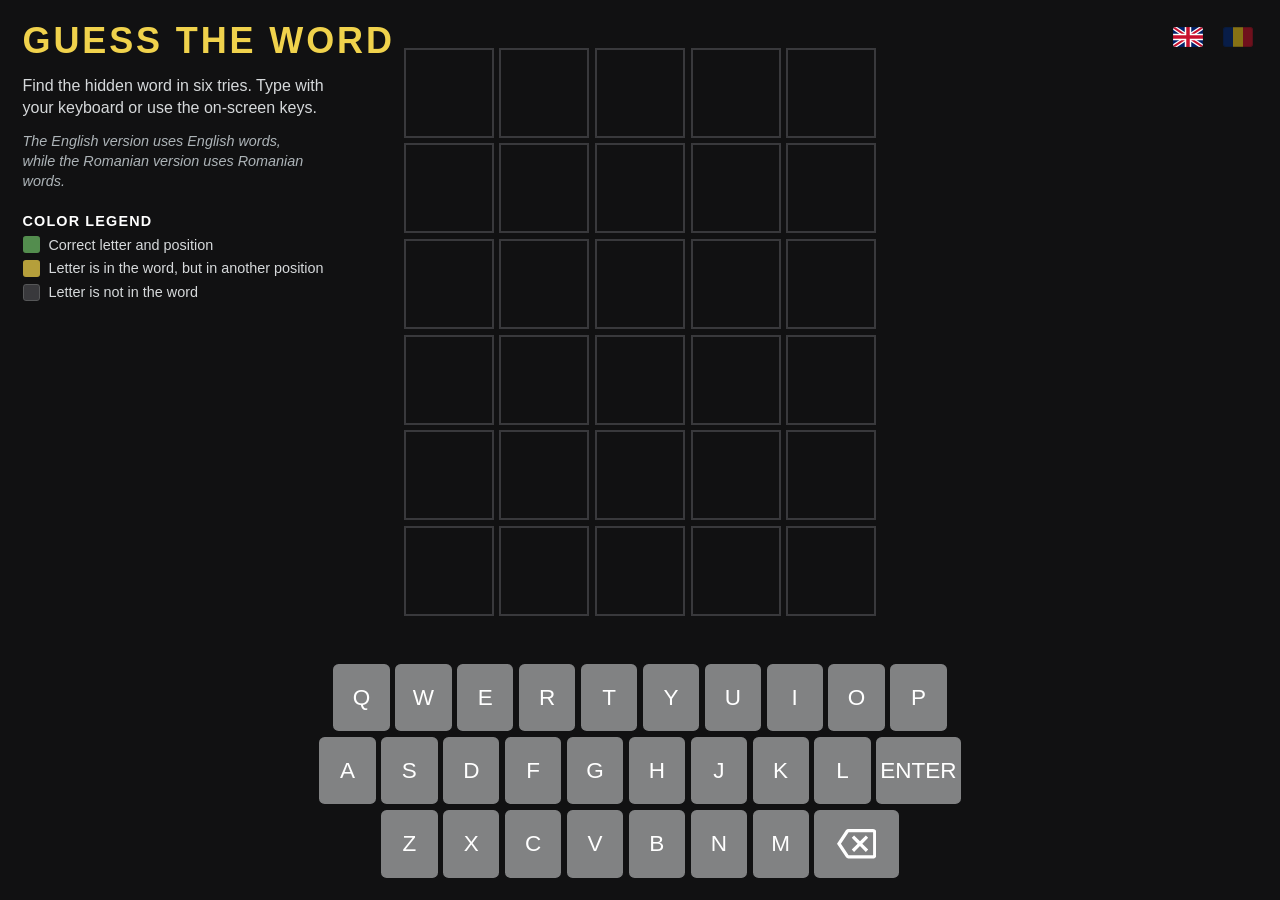
<file: index.html>
<!doctype html>
<html lang="en">
  <head>
    <meta charset="UTF-8" />
    <link rel="icon" href="favicon.ico" />
    <meta http-equiv="X-UA-Compatible" content="IE=edge" />
    <meta name="viewport" content="width=device-width, initial-scale=1.0" />
    <link rel="stylesheet" href="styles.css" />
    <script src="words-en.js" defer></script>
    <script src="script.js" defer></script>
    <title>Ghicește cuvântul 😀</title>
  </head>

  <body>
    <header class="game-header">
      <h1 class="page-title">Guess the word</h1>
      <p class="game-description">
        Find the hidden word in six tries. Type with your keyboard or use the on-screen keys.
      </p>
      <p class="game-language-note">The English version uses English words, while the Romanian version uses Romanian words.</p>
      <section class="color-legend" aria-labelledby="legend-title">
        <h2 id="legend-title">Color legend</h2>
        <ul>
          <li><span class="legend-color correct" aria-hidden="true"></span>Correct letter and position</li>
          <li>
            <span class="legend-color wrong-location" aria-hidden="true"></span>Letter is in the word, but in another
            position
          </li>
          <li><span class="legend-color wrong" aria-hidden="true"></span>Letter is not in the word</li>
        </ul>
      </section>
    </header>
    <nav class="language-switcher" aria-label="Select language">
      <span class="language-link active" aria-current="page" aria-label="English version">
        <img src="gb.svg" alt="English flag" width="30" height="20" />
      </span>
      <a class="language-link inactive" href="index-ro.html" aria-label="Versiunea în limba română">
        <img src="ro.svg" alt="Steag România" width="30" height="20" />
      </a>
    </nav>
    <div class="alert-container" data-alert-container></div>
    <div data-guess-grid class="guess-grid">
      <div class="tile"></div>
      <div class="tile"></div>
      <div class="tile"></div>
      <div class="tile"></div>
      <div class="tile"></div>
      <div class="tile"></div>
      <div class="tile"></div>
      <div class="tile"></div>
      <div class="tile"></div>
      <div class="tile"></div>
      <div class="tile"></div>
      <div class="tile"></div>
      <div class="tile"></div>
      <div class="tile"></div>
      <div class="tile"></div>
      <div class="tile"></div>
      <div class="tile"></div>
      <div class="tile"></div>
      <div class="tile"></div>
      <div class="tile"></div>
      <div class="tile"></div>
      <div class="tile"></div>
      <div class="tile"></div>
      <div class="tile"></div>
      <div class="tile"></div>
      <div class="tile"></div>
      <div class="tile"></div>
      <div class="tile"></div>
      <div class="tile"></div>
      <div class="tile"></div>
    </div>
    <div data-keyboard class="keyboard">
      <div class="keyboard-row">
        <button class="key" data-key="Q">Q</button>
        <button class="key" data-key="W">W</button>
        <button class="key" data-key="E">E</button>
        <button class="key" data-key="R">R</button>
        <button class="key" data-key="T">T</button>
        <button class="key" data-key="Y">Y</button>
        <button class="key" data-key="U">U</button>
        <button class="key" data-key="I">I</button>
        <button class="key" data-key="O">O</button>
        <button class="key" data-key="P">P</button>
      </div>
      <div class="keyboard-row">
        <button class="key" data-key="A">A</button>
        <button class="key" data-key="S">S</button>
        <button class="key" data-key="D">D</button>
        <button class="key" data-key="F">F</button>
        <button class="key" data-key="G">G</button>
        <button class="key" data-key="H">H</button>
        <button class="key" data-key="J">J</button>
        <button class="key" data-key="K">K</button>
        <button class="key" data-key="L">L</button>
        <button data-enter class="key large">ENTER</button>
      </div>
      <div class="keyboard-row">
        <button class="key" data-key="Z">Z</button>
        <button class="key" data-key="X">X</button>
        <button class="key" data-key="C">C</button>
        <button class="key" data-key="V">V</button>
        <button class="key" data-key="B">B</button>
        <button class="key" data-key="N">N</button>
        <button class="key" data-key="M">M</button>
        <button data-delete class="key large">
          <!-- DELETE key -->
          <svg xmlns="http://www.w3.org/2000/svg" height="12" viewBox="0 0 24 24" width="24">
            <path
              data-delete
              fill="var(--color-tone-1)"
              d="M22 3H7c-.69 0-1.23.35-1.59.88L0 12l5.41 8.11c.36.53.9.89 1.59.89h15c1.1 0 2-.9 2-2V5c0-1.1-.9-2-2-2zm0 16H7.07L2.4 12l4.66-7H22v14zm-11.59-2L14 13.41 17.59 17 19 15.59 15.41 12 19 8.41 17.59 7 14 10.59 10.41 7 9 8.41 12.59 12 9 15.59z"
            ></path>
          </svg>
        </button>
      </div>
    </div>
  </body>
</html>
</file>
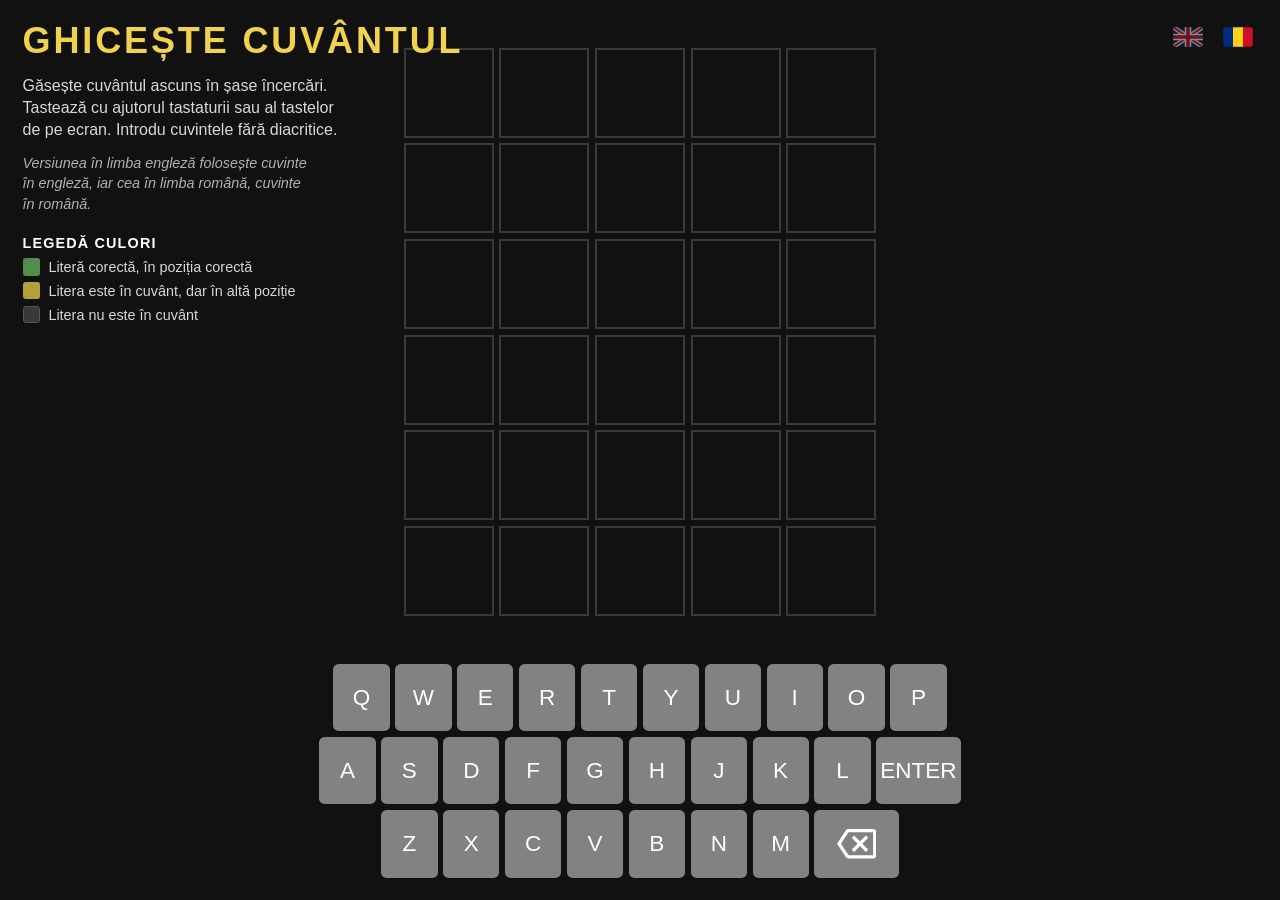
<file: index-ro.html>
<!doctype html>
<html lang="ro">
  <head>
    <meta charset="UTF-8" />
    <link rel="icon" href="favicon.ico" />
    <meta http-equiv="X-UA-Compatible" content="IE=edge" />
    <meta name="viewport" content="width=device-width, initial-scale=1.0" />
    <link rel="stylesheet" href="styles.css" />
    <script src="words-ro.js" defer></script>
    <script src="script.js" defer></script>
    <title>Ghicește cuvântul 😀</title>
  </head>

  <body>
    <header class="game-header">
      <h1 class="page-title">Ghicește cuvântul</h1>
      <p class="game-description">
        Găsește cuvântul ascuns în șase încercări. Tastează cu ajutorul tastaturii sau al tastelor de pe ecran. Introdu cuvintele fără diacritice.
      </p>
      <p class="game-language-note">Versiunea în limba engleză folosește cuvinte în engleză, iar cea în limba română, cuvinte în română.</p>
      <section class="color-legend" aria-labelledby="legend-title">
        <h2 id="legend-title">Legedă culori</h2>
        <ul>
          <li><span class="legend-color correct" aria-hidden="true"></span>Literă corectă, în poziția corectă</li>
          <li><span class="legend-color wrong-location" aria-hidden="true"></span>Litera este în cuvânt, dar în altă poziție</li>
          <li><span class="legend-color wrong" aria-hidden="true"></span>Litera nu este în cuvânt</li>
        </ul>
      </section>
    </header>
    <nav class="language-switcher" aria-label="Select language">
      <a class="language-link inactive" href="index.html" aria-label="English version">
        <img src="gb.svg" alt="" width="30" height="20" />
      </a>
      <span class="language-link active" aria-current="page" aria-label="Versiunea în limba română">
        <img src="ro.svg" alt="" width="30" height="20" />
      </span>
    </nav>
    <div class="alert-container" data-alert-container></div>
    <div data-guess-grid class="guess-grid">
      <div class="tile"></div>
      <div class="tile"></div>
      <div class="tile"></div>
      <div class="tile"></div>
      <div class="tile"></div>
      <div class="tile"></div>
      <div class="tile"></div>
      <div class="tile"></div>
      <div class="tile"></div>
      <div class="tile"></div>
      <div class="tile"></div>
      <div class="tile"></div>
      <div class="tile"></div>
      <div class="tile"></div>
      <div class="tile"></div>
      <div class="tile"></div>
      <div class="tile"></div>
      <div class="tile"></div>
      <div class="tile"></div>
      <div class="tile"></div>
      <div class="tile"></div>
      <div class="tile"></div>
      <div class="tile"></div>
      <div class="tile"></div>
      <div class="tile"></div>
      <div class="tile"></div>
      <div class="tile"></div>
      <div class="tile"></div>
      <div class="tile"></div>
      <div class="tile"></div>
    </div>
    <div data-keyboard class="keyboard">
      <div class="keyboard-row">
        <button class="key" data-key="Q">Q</button>
        <button class="key" data-key="W">W</button>
        <button class="key" data-key="E">E</button>
        <button class="key" data-key="R">R</button>
        <button class="key" data-key="T">T</button>
        <button class="key" data-key="Y">Y</button>
        <button class="key" data-key="U">U</button>
        <button class="key" data-key="I">I</button>
        <button class="key" data-key="O">O</button>
        <button class="key" data-key="P">P</button>
      </div>
      <div class="keyboard-row">
        <button class="key" data-key="A">A</button>
        <button class="key" data-key="S">S</button>
        <button class="key" data-key="D">D</button>
        <button class="key" data-key="F">F</button>
        <button class="key" data-key="G">G</button>
        <button class="key" data-key="H">H</button>
        <button class="key" data-key="J">J</button>
        <button class="key" data-key="K">K</button>
        <button class="key" data-key="L">L</button>
        <button data-enter class="key large">ENTER</button>
      </div>
      <div class="keyboard-row">
        <button class="key" data-key="Z">Z</button>
        <button class="key" data-key="X">X</button>
        <button class="key" data-key="C">C</button>
        <button class="key" data-key="V">V</button>
        <button class="key" data-key="B">B</button>
        <button class="key" data-key="N">N</button>
        <button class="key" data-key="M">M</button>
        <button data-delete class="key large">
          <!-- DELETE key -->
          <svg xmlns="http://www.w3.org/2000/svg" height="12" viewBox="0 0 24 24" width="24">
            <path
              data-delete
              fill="var(--color-tone-1)"
              d="M22 3H7c-.69 0-1.23.35-1.59.88L0 12l5.41 8.11c.36.53.9.89 1.59.89h15c1.1 0 2-.9 2-2V5c0-1.1-.9-2-2-2zm0 16H7.07L2.4 12l4.66-7H22v14zm-11.59-2L14 13.41 17.59 17 19 15.59 15.41 12 19 8.41 17.59 7 14 10.59 10.41 7 9 8.41 12.59 12 9 15.59z"
            ></path>
          </svg>
        </button>
      </div>
    </div>
  </body>
</html>
</file>
<file: styles.css>
*,
*::after,
*::before {
  box-sizing: border-box;
  font-family: Arial, Helvetica, sans-serif;
}

body {
  background-color: hsl(240, 3%, 7%);
  display: flex;
  flex-direction: column;
  min-height: 100vh;
  margin: 0;
  padding: 1em;
  font-size: clamp(0.5rem, 2.5vmin, 1.5rem);
}

.language-switcher {
  position: fixed;
  top: 1em;
  right: 1em;
  z-index: 1;
  display: flex;
  gap: 0.5em;
}

.game-header {
  position: fixed;
  top: 1em;
  left: 1em;
  z-index: 1;
}

.page-title {
  margin: 0;
  color: hsl(49, 85%, 62%);
  font-size: clamp(1.25rem, 4vmin, 2.5rem);
  font-weight: 800;
  letter-spacing: 0.08em;
  line-height: 1;
  text-transform: uppercase;
  text-shadow: 0.08em 0.08em 0 hsl(115, 29%, 28%), 0 0 0.4em hsl(49, 85%, 62% / 35%);
}

.game-description {
  max-width: 20em;
  margin: 1em 0 0;
  color: hsl(204, 7%, 85%);
  font-size: clamp(0.7rem, 2vmin, 1rem);
  line-height: 1.4;
}

.game-language-note {
  max-width: 20em;
  margin: 0.8em 0 0;
  color: hsl(204, 7%, 70%);
  font-size: clamp(0.65rem, 1.8vmin, 0.9rem);
  font-style: italic;
  line-height: 1.4;
}

.color-legend {
  margin-top: 1.5em;
  color: hsl(204, 7%, 85%);
  font-size: clamp(0.65rem, 1.8vmin, 0.9rem);
}

.color-legend h2 {
  margin: 0 0 0.5em;
  color: white;
  font-size: 1em;
  text-transform: uppercase;
  letter-spacing: 0.08em;
}

.color-legend ul {
  display: grid;
  gap: 0.45em;
  margin: 0;
  padding: 0;
  list-style: none;
}

.color-legend li {
  display: flex;
  align-items: center;
  gap: 0.6em;
}

.legend-color {
  width: 1.2em;
  height: 1.2em;
  border-radius: 0.2em;
  flex: 0 0 auto;
}

.legend-color.correct {
  background-color: hsl(115, 29%, 43%);
}

.legend-color.wrong-location {
  background-color: hsl(49, 51%, 47%);
}

.legend-color.wrong {
  background-color: hsl(240, 2%, 23%);
  border: 0.05em solid hsl(200, 1%, 34%);
}

.language-link {
  display: flex;
  padding: 0.2em;
  border-radius: 0.25em;
}

.language-link:hover,
.language-link:focus-visible {
  background-color: hsl(0 0% 100% / 15%);
}

.language-link[aria-current="page"] {
  cursor: default;
}

.language-link img {
  display: block;
}

.language-link.inactive img {
  opacity: 50%;
}
.language-link.inactive:hover img {
  opacity: 100%;
  cursor: pointer;
}

.keyboard {
  display: flex;
  flex-direction: column;
  align-items: center;
  gap: 0.25em;
}

.keyboard-row {
  display: flex;
  justify-content: center;
  gap: 0.25em;
  height: 3em;
}

.key {
  font-size: inherit;
  width: 2.5em;
  border: none;
  padding: 0;
  display: flex;
  justify-content: center;
  align-items: center;
  background-color: hsl(
    var(--hue, 200),
    var(--saturation, 1%),
    calc(var(--lightness--offset, 0%) + var(--lightness, 51%))
  );
  color: white;
  fill: white; /* fost delete button */
  border-radius: 0.25em;
  cursor: pointer;
  user-select: none;
}

.key.large {
  width: 3.75em;
}

.key > svg {
  width: 1.75em;
  height: 1.75em;
}

.key:hover,
.key:focus {
  --lightness--offset: 15%;
}

.key.wrong {
  --lightness: 23%;
}

.key.wrong-location {
  --hue: 49;
  --saturation: 51%;
  --lightness: 47%;
}

.key.correct {
  --hue: 115;
  --saturation: 29%;
  --lightness: 43%;
}

.guess-grid {
  display: grid;
  justify-content: center;
  align-content: center;
  flex-grow: 1;
  grid-template-columns: repeat(5, 4em);
  grid-template-rows: repeat(6, 4em);
  gap: 0.25em;
  margin-bottom: 1em;
}

.tile {
  font-size: 2em;
  color: white;
  border: 0.05em solid hsl(240, 2%, 23%);
  text-transform: uppercase;
  font-weight: bold;
  display: flex;
  justify-content: center;
  align-items: center;
  user-select: none;
  transition: transform 250ms linear;
}

.tile[data-state="active"] {
  border-color: hsl(200, 1%, 34%);
}

.tile[data-state="wrong"] {
  border: none;
  background-color: hsl(240, 2%, 23%);
}

.tile[data-state="wrong-location"] {
  border: none;
  background-color: hsl(49, 51%, 47%);
}

.tile[data-state="correct"] {
  border: none;
  background-color: hsl(115, 29%, 43%);
}

.tile.flip {
  transform: rotateX(90deg);
}

.tile.shake {
  animation: shake 250ms ease-in-out;
}
@keyframes shake {
  10% {
    transform: translateX(-5%);
  }
  30% {
    transform: translateX(5%);
  }
  50% {
    transform: translateX(-7.5%);
  }
  70% {
    transform: translateX(7.5%);
  }
  90% {
    transform: translateX(-5%);
  }
  100% {
    transform: translateX(0%);
  }
}

.tile.dance {
  animation: dance 500ms ease-in-out;
}
@keyframes dance {
  20% {
    transform: translateY(-50%);
  }
  40% {
    transform: translateY(5%);
  }
  60% {
    transform: translateY(-25%);
  }
  80% {
    transform: translateY(-3%);
  }
  90% {
    transform: translateY(-5%);
  }
  100% {
    transform: translateY(0%);
  }
}

.alert-container {
  position: fixed;
  top: 10vh;
  left: 50vw;
  transform: translateX(-50%);
  z-index: 1;
  display: flex;
  flex-direction: column;
  align-items: center;
}

.alert {
  pointer-events: none;
  background-color: hsl(204, 7%, 85%);
  padding: 0.75em;
  border-radius: 0.25em;
  opacity: 1;
  transition: opacity 500ms ease-in-out;
  margin-bottom: 0.5em;
}

.alert:last-child {
  margin-bottom: 0;
}

.alert.hide {
  opacity: 0;
}
</file>
